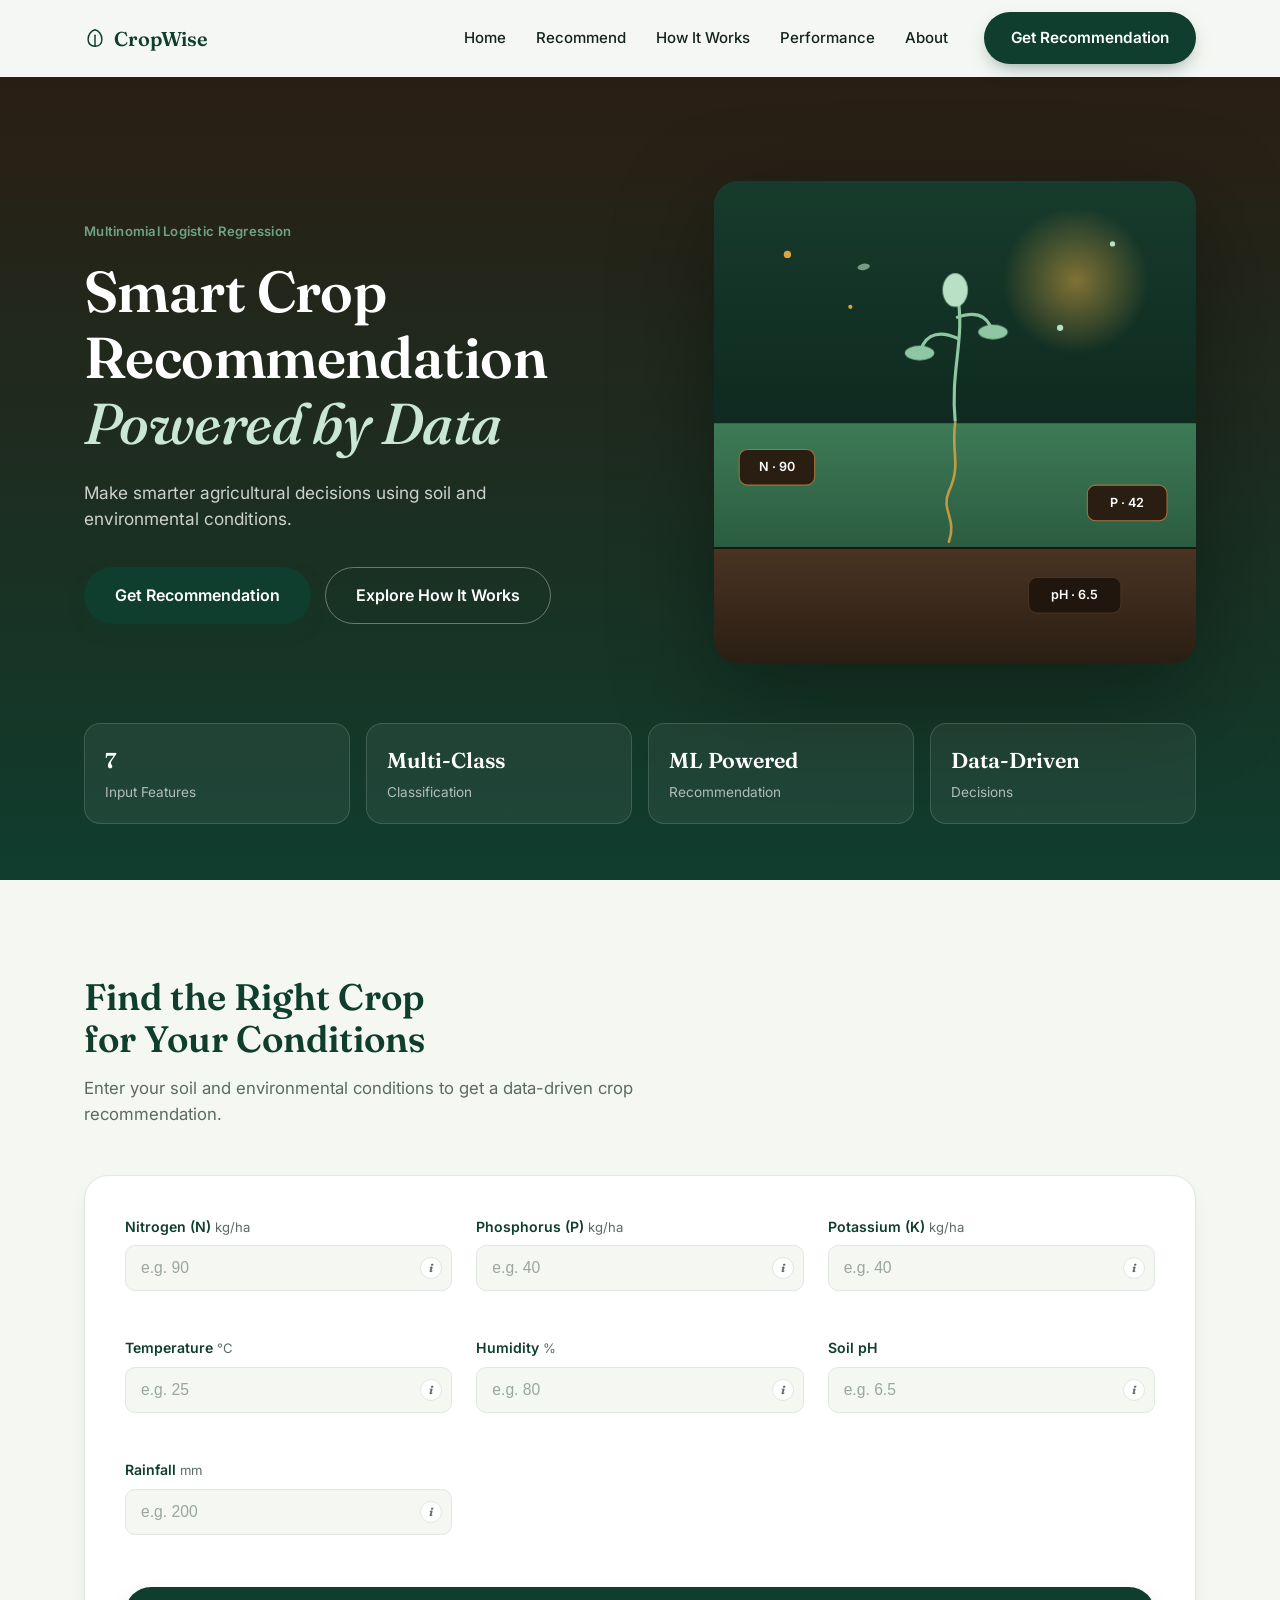
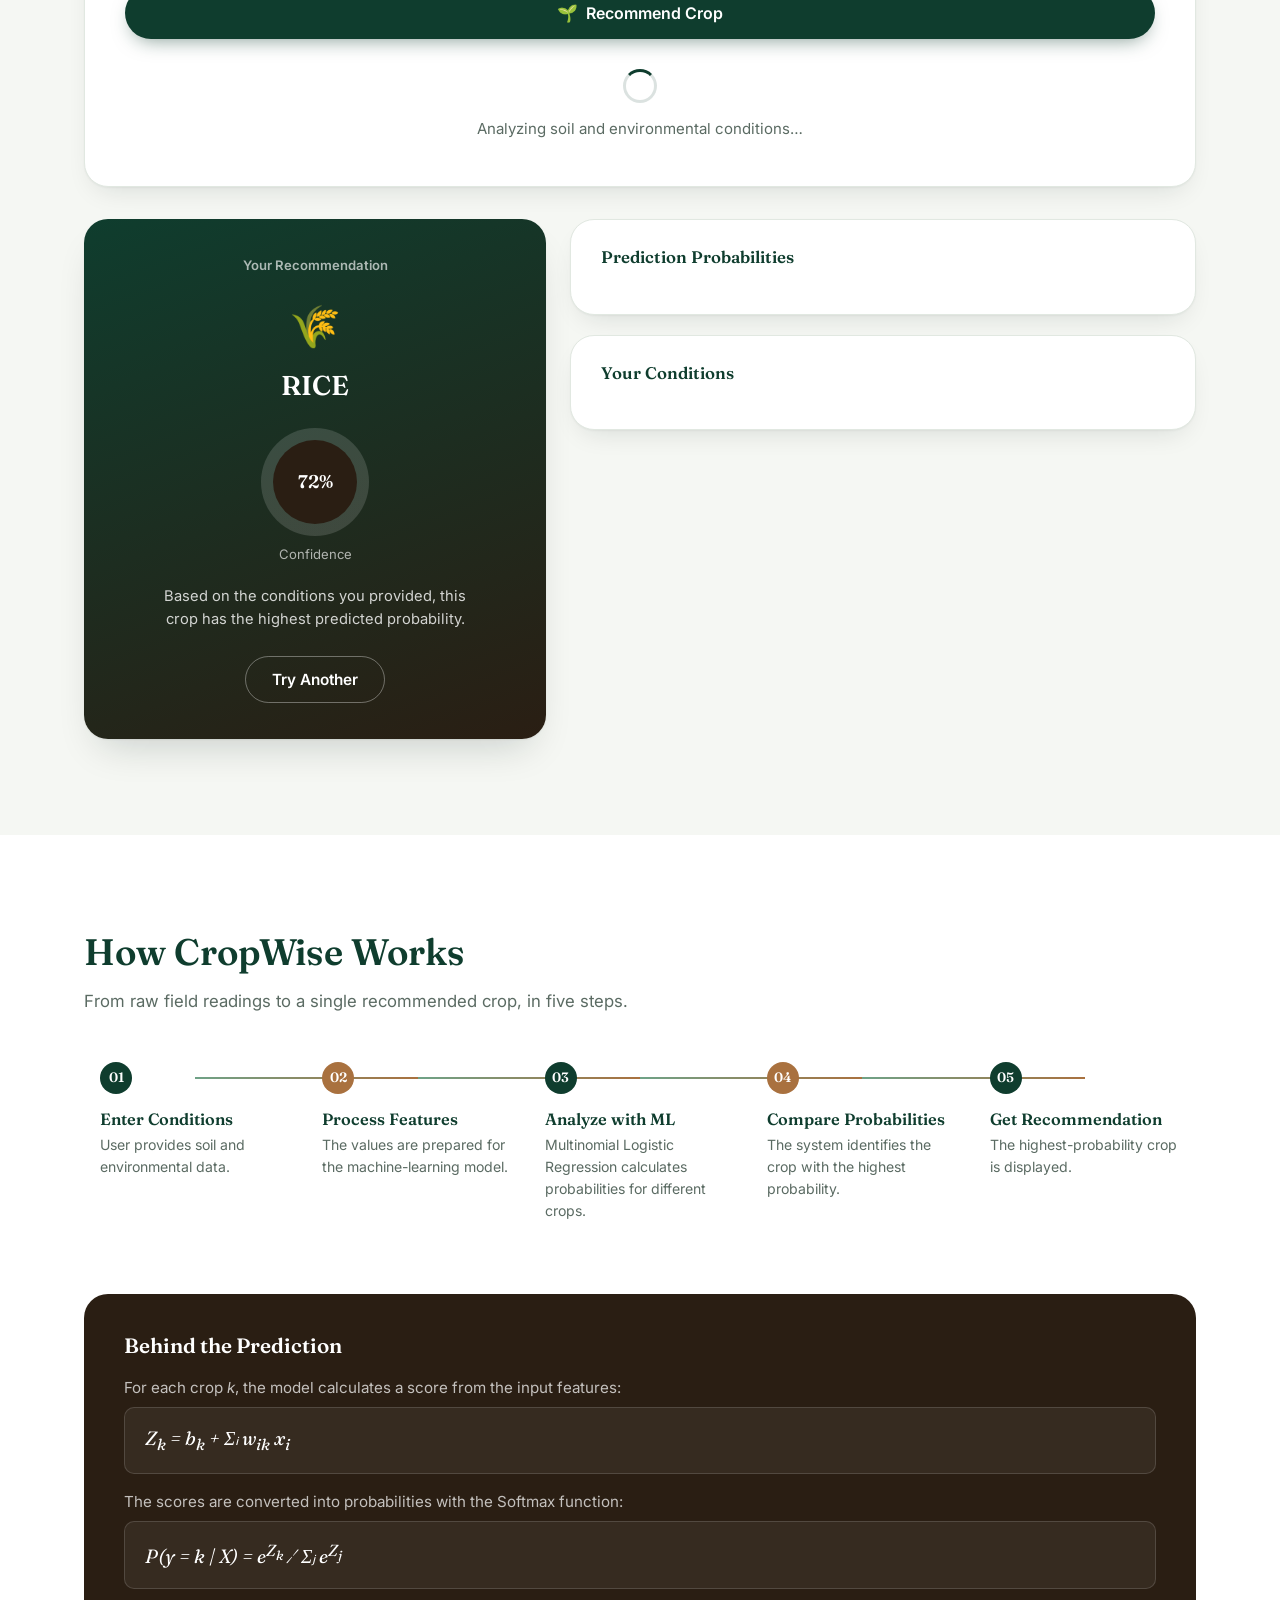
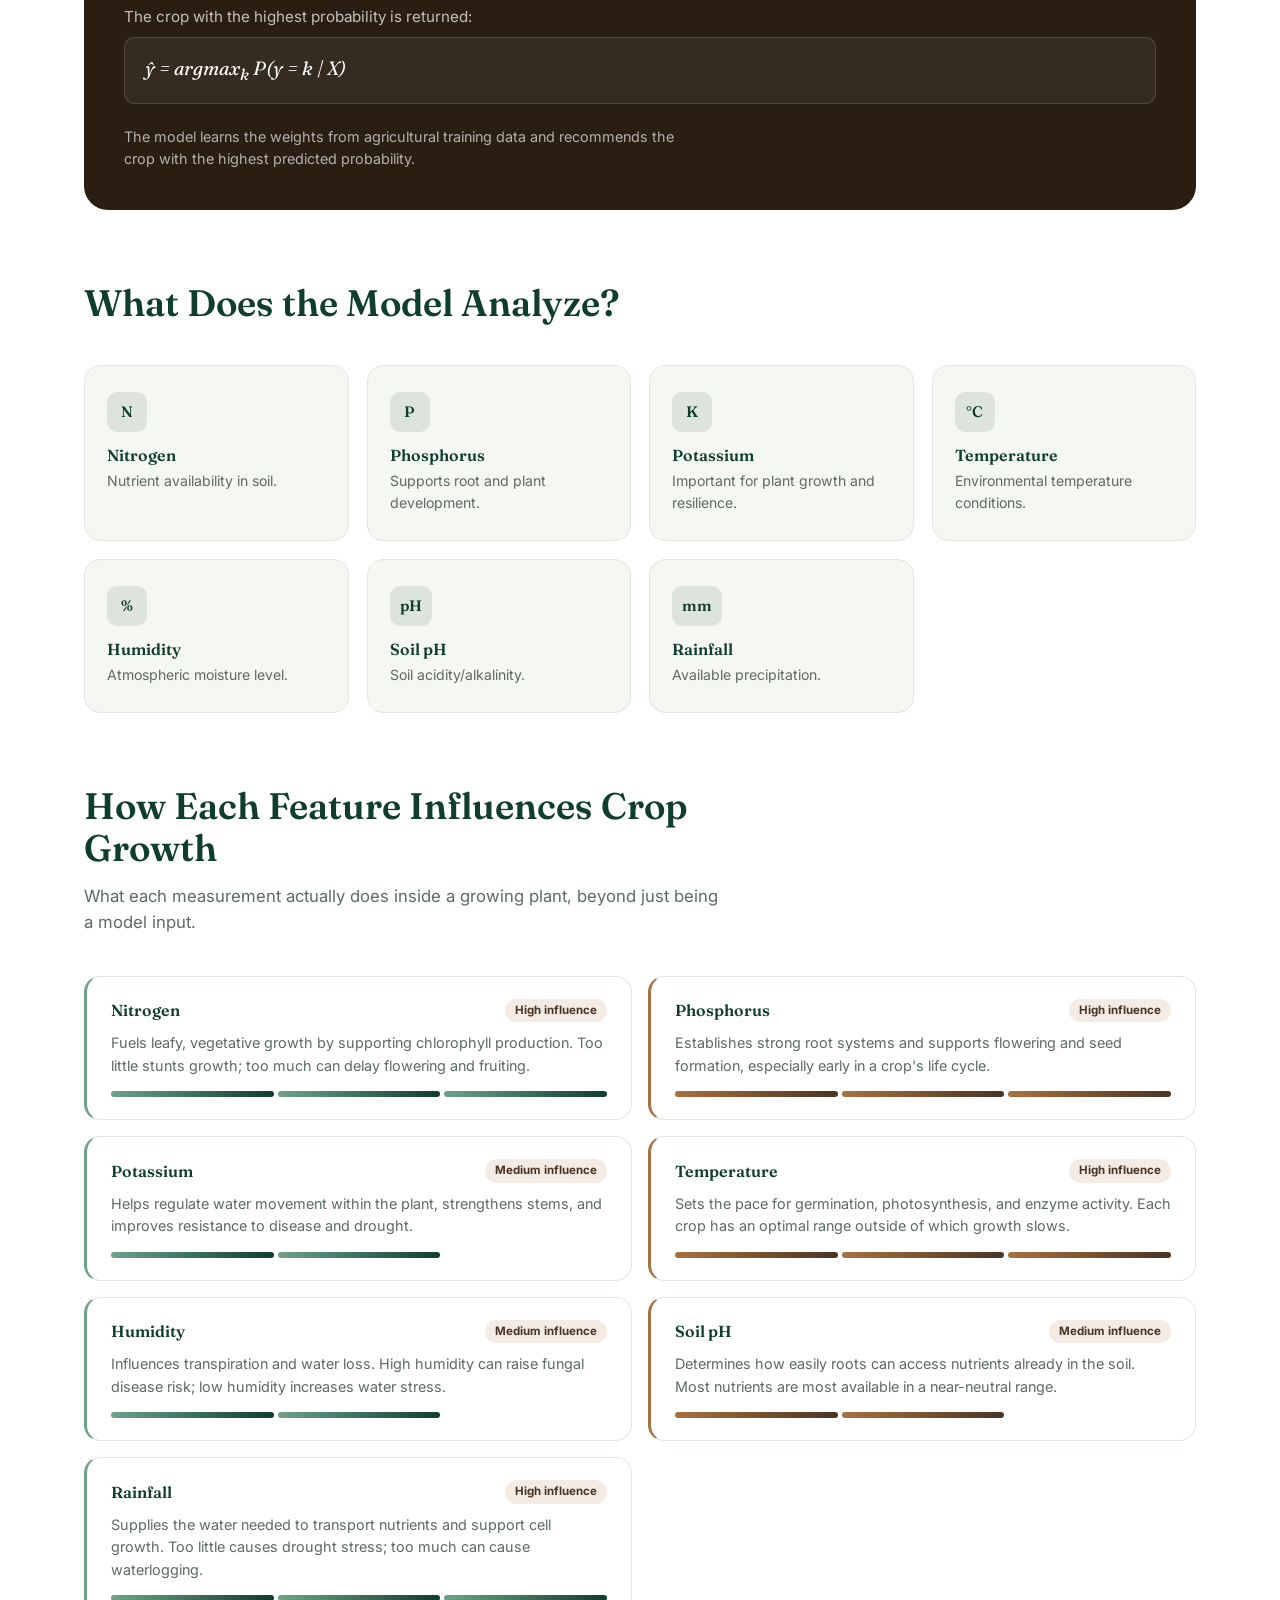
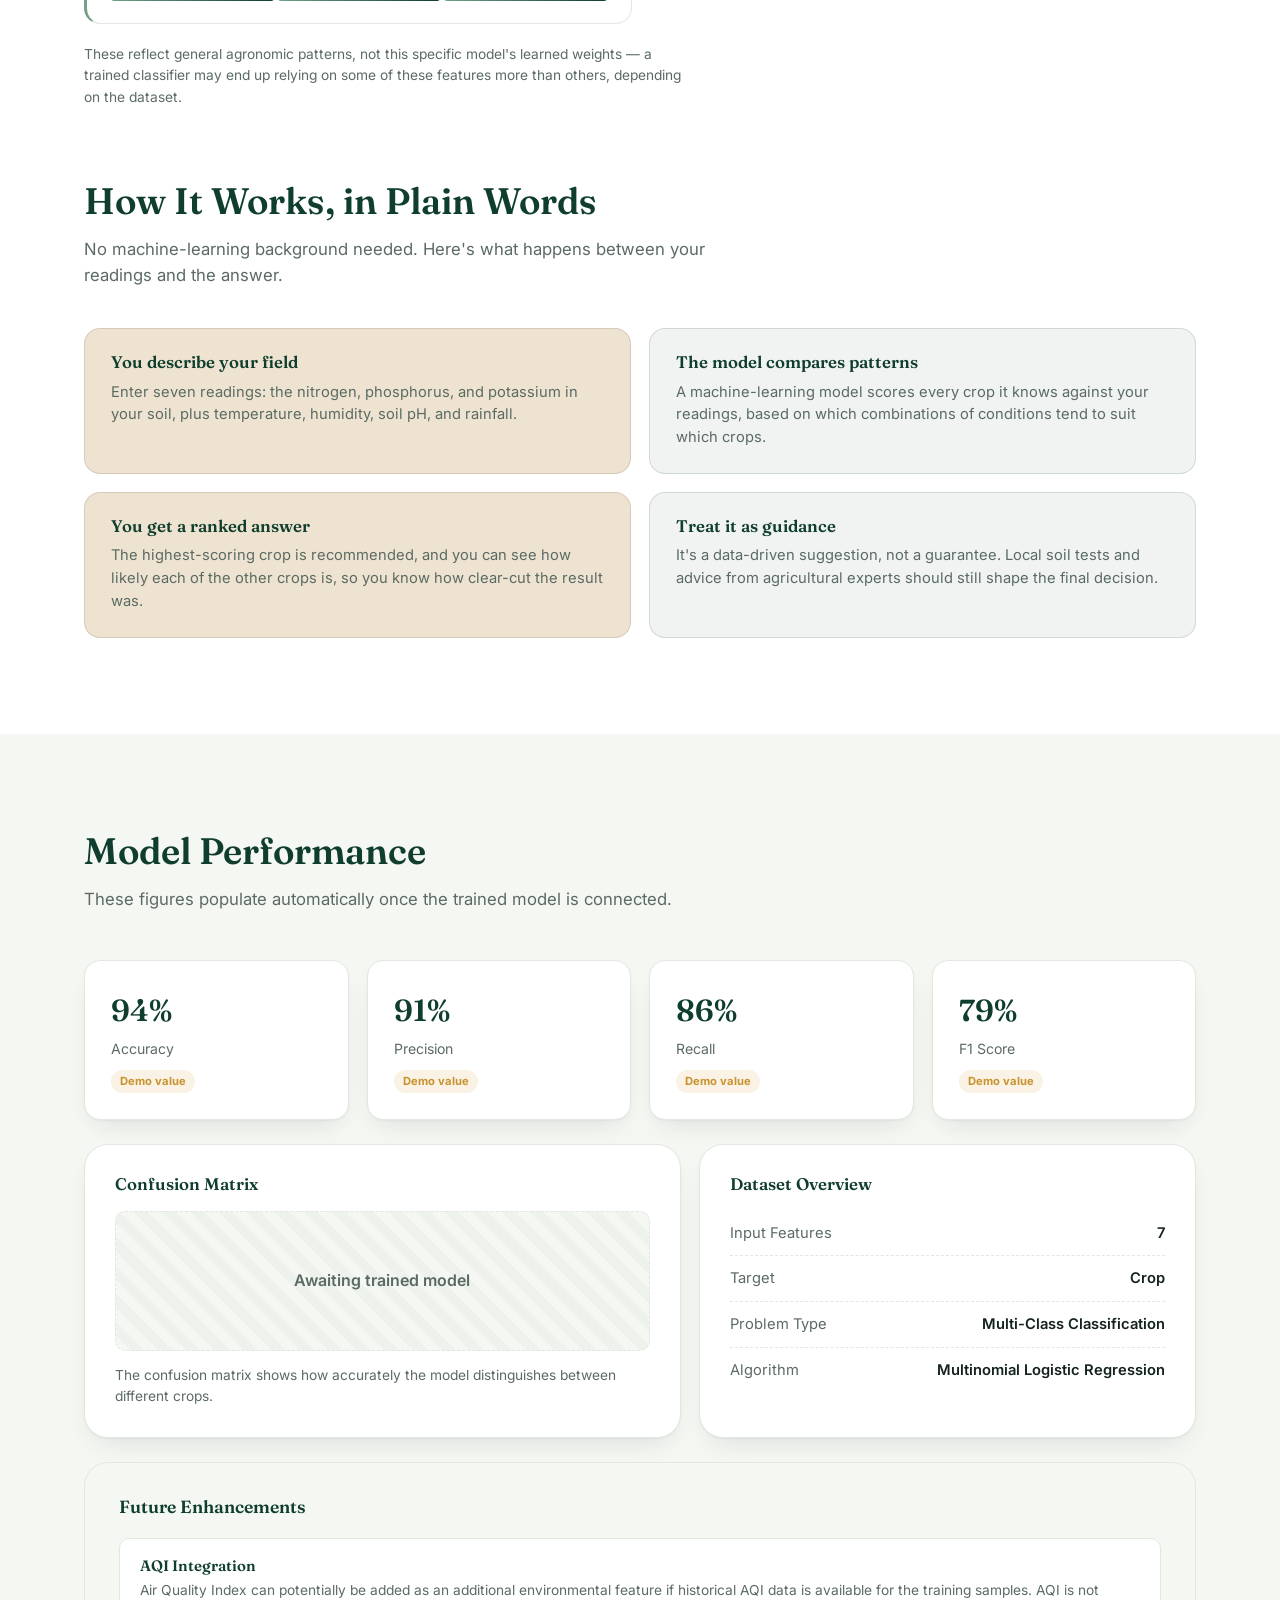
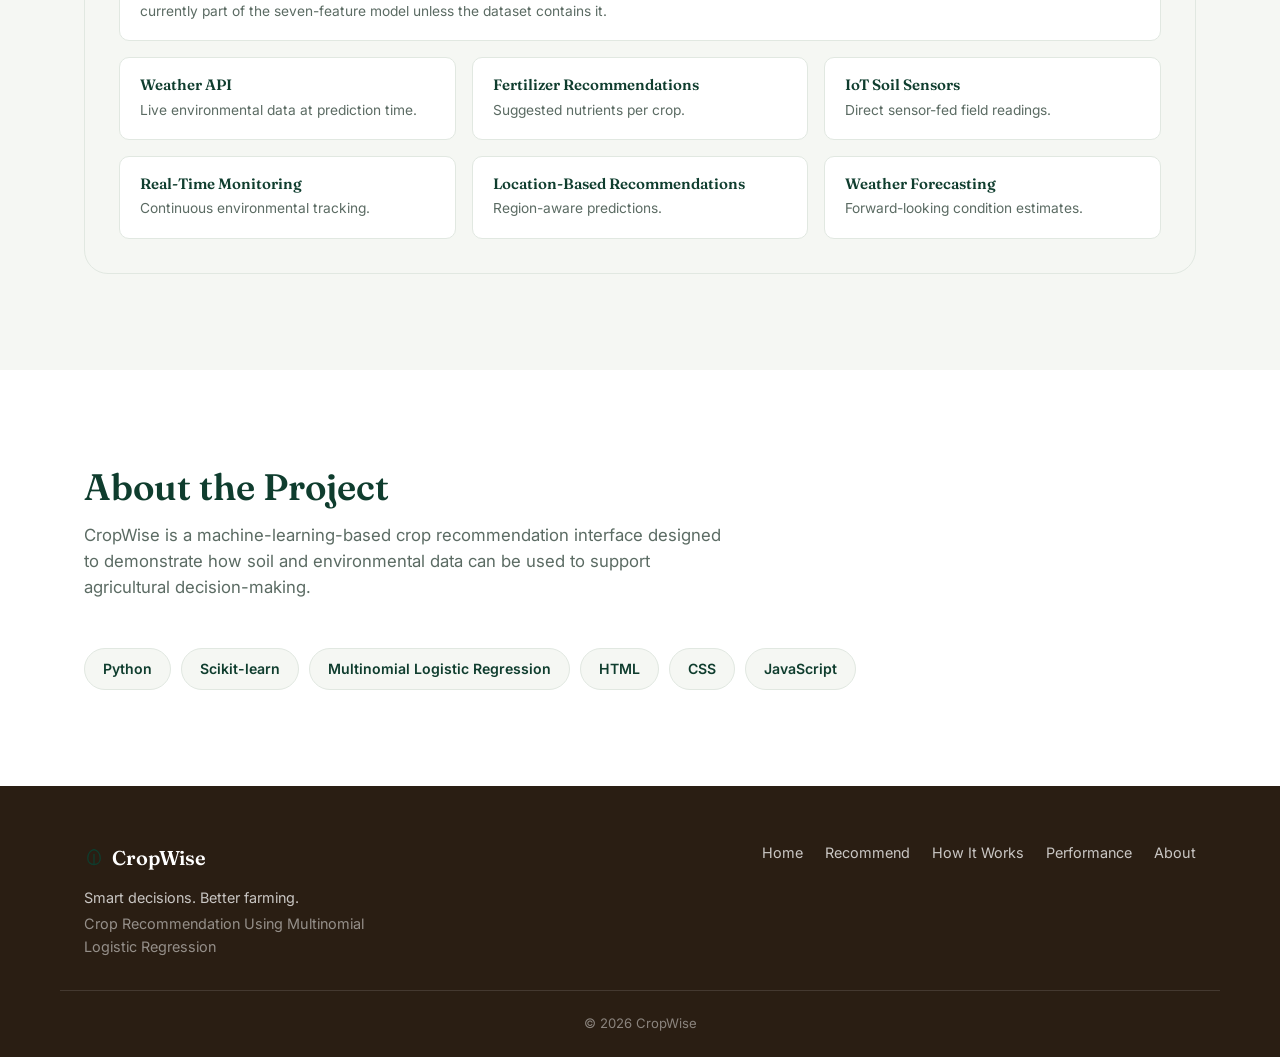
<file: project_frontend/index.html>
<!DOCTYPE html>
<html lang="en">
<head>
<meta charset="UTF-8" />
<meta name="viewport" content="width=device-width, initial-scale=1.0" />
<title>CropWise — Smart Crop Recommendation</title>
<meta name="description" content="A machine-learning-based crop recommendation interface using soil and environmental data." />

<!-- Fonts: Fraunces (display) for warmth + character, Inter (UI/body) for clarity -->
<link rel="preconnect" href="https://fonts.googleapis.com">
<link rel="preconnect" href="https://fonts.gstatic.com" crossorigin>
<link href="https://fonts.googleapis.com/css2?family=Fraunces:opsz,wght@9..144,400;9..144,500;9..144,600;9..144,700&family=Inter:wght@400;500;600;700;800&display=swap" rel="stylesheet">

<link rel="stylesheet" href="style.css" />
</head>
<body>

<!-- ================= NAVBAR ================= -->
<nav class="navbar" id="navbar">
  <div class="nav-inner">
    <a href="#home" class="brand">
      <span class="brand-mark" aria-hidden="true">
        <svg viewBox="0 0 24 24" width="22" height="22" fill="none">
          <path d="M12 21c-4.5 0-7.5-3-7.5-7.5C4.5 8 8 4 12 3c4 1 7.5 5 7.5 10.5C19.5 18 16.5 21 12 21Z" stroke="currentColor" stroke-width="1.6" stroke-linejoin="round"/>
          <path d="M12 21V9" stroke="currentColor" stroke-width="1.6" stroke-linecap="round"/>
        </svg>
      </span>
      CropWise
    </a>

    <button class="nav-toggle" id="navToggle" aria-label="Open navigation menu" aria-expanded="false" aria-controls="navLinks">
      <span></span><span></span><span></span>
    </button>

    <div class="nav-links" id="navLinks">
      <a href="#home" class="nav-link">Home</a>
      <a href="#recommend" class="nav-link">Recommend</a>
      <a href="#how-it-works" class="nav-link">How It Works</a>
      <a href="#performance" class="nav-link">Performance</a>
      <a href="#about" class="nav-link">About</a>
      <a href="#recommend" class="btn btn-primary btn-nav">Get Recommendation</a>
    </div>
  </div>
</nav>

<main>

<!-- ================= HERO ================= -->
<header class="hero" id="home">
  <div class="hero-inner">
    <div class="hero-copy">
      <p class="kicker">Multinomial Logistic Regression</p>
      <h1 class="hero-title">
        Smart Crop<br>
        Recommendation<br>
        <span class="hero-title-accent">Powered by Data</span>
      </h1>
      <p class="hero-sub">
        Make smarter agricultural decisions using
        soil and environmental conditions.
      </p>
      <div class="hero-actions">
        <a href="#recommend" class="btn btn-primary btn-lg">Get Recommendation</a>
        <a href="#how-it-works" class="btn btn-ghost btn-lg">Explore How It Works</a>
      </div>
    </div>

    <div class="hero-visual" aria-hidden="true">
      <svg class="soil-svg" viewBox="0 0 460 460" xmlns="http://www.w3.org/2000/svg">
        <defs>
          <linearGradient id="skyGrad" x1="0" y1="0" x2="0" y2="1">
            <stop offset="0%" stop-color="#173B2C"/>
            <stop offset="100%" stop-color="#0F2A20"/>
          </linearGradient>
          <linearGradient id="topsoilGrad" x1="0" y1="0" x2="0" y2="1">
            <stop offset="0%" stop-color="#3E7B57"/>
            <stop offset="100%" stop-color="#2B5C40"/>
          </linearGradient>
          <linearGradient id="subsoilGrad" x1="0" y1="0" x2="0" y2="1">
            <stop offset="0%" stop-color="#4A3423"/>
            <stop offset="100%" stop-color="#2A1E13"/>
          </linearGradient>
          <radialGradient id="glow" cx="50%" cy="50%" r="50%">
            <stop offset="0%" stop-color="#D9A441" stop-opacity="0.55"/>
            <stop offset="100%" stop-color="#D9A441" stop-opacity="0"/>
          </radialGradient>
        </defs>

        <rect x="0" y="0" width="460" height="230" fill="url(#skyGrad)"/>
        <circle class="glow-orb" cx="345" cy="95" r="70" fill="url(#glow)"/>

        <!-- ambient drifting leaves -->
        <ellipse class="drift-leaf lf1" cx="52" cy="140" rx="7" ry="3.5" fill="#8FC7A2" opacity="0.7" transform="rotate(-30 52 140)"/>
        <ellipse class="drift-leaf lf2" cx="410" cy="170" rx="6" ry="3" fill="#D9A441" opacity="0.55" transform="rotate(18 410 170)"/>
        <ellipse class="drift-leaf lf3" cx="150" cy="55" rx="6" ry="3" fill="#B7E0C4" opacity="0.6" transform="rotate(-10 150 55)"/>

        <!-- horizon line / plant -->
        <g class="sway-group">
          <path class="stem-draw" d="M230 230 C 225 180, 240 150, 232 108" stroke="#8FC7A2" stroke-width="3" fill="none" stroke-linecap="round"/>
          <path class="stem-draw" d="M232 150 C 210 140, 198 150, 196 168" stroke="#8FC7A2" stroke-width="3" fill="none" stroke-linecap="round"/>
          <path class="stem-draw" d="M232 130 C 254 122, 264 132, 266 148" stroke="#8FC7A2" stroke-width="3" fill="none" stroke-linecap="round"/>
          <ellipse class="leaf-pop lp1" cx="196" cy="164" rx="14" ry="7" fill="#8FC7A2" transform="rotate(-24 196 164)"/>
          <ellipse class="leaf-pop lp2" cx="266" cy="144" rx="14" ry="7" fill="#8FC7A2" transform="rotate(20 266 144)"/>
          <ellipse class="leaf-pop lp3" cx="230" cy="104" rx="12" ry="16" fill="#B7E0C4"/>
        </g>

        <!-- soil layers -->
        <rect x="0" y="230" width="460" height="120" fill="url(#topsoilGrad)"/>
        <rect x="0" y="350" width="460" height="110" fill="url(#subsoilGrad)"/>
        <line x1="0" y1="230" x2="460" y2="230" stroke="#0F2A20" stroke-width="2"/>
        <line x1="0" y1="350" x2="460" y2="350" stroke="#20160D" stroke-width="2"/>

        <!-- root -->
        <path d="M230 230 C 226 260, 236 270, 224 296 C 216 314, 232 322, 224 344" stroke="#D9A441" stroke-width="2.5" fill="none" stroke-linecap="round" opacity="0.85"/>

        <!-- floating data particles -->
        <circle class="float-dot d1" cx="70" cy="70" r="3.5" fill="#D9A441"/>
        <circle class="float-dot d2" cx="380" cy="60" r="2.5" fill="#B7E0C4"/>
        <circle class="float-dot d3" cx="130" cy="120" r="2" fill="#D9A441"/>
        <circle class="float-dot d4" cx="330" cy="140" r="3" fill="#B7E0C4"/>

        <!-- data chip callouts -->
        <g class="chip chip-n">
          <rect x="24" y="256" width="72" height="34" rx="8" fill="#2A1E13" stroke="#A9713F"/>
          <text x="60" y="277" text-anchor="middle" class="chip-text">N · 90</text>
        </g>
        <g class="chip chip-p">
          <rect x="356" y="290" width="76" height="34" rx="8" fill="#2A1E13" stroke="#A9713F"/>
          <text x="394" y="311" text-anchor="middle" class="chip-text">P · 42</text>
        </g>
        <g class="chip chip-ph">
          <rect x="300" y="378" width="88" height="34" rx="8" fill="#20160D" stroke="#4A3423"/>
          <text x="344" y="399" text-anchor="middle" class="chip-text">pH · 6.5</text>
        </g>
      </svg>
    </div>
  </div>

  <!-- HERO STATS -->
  <div class="hero-stats">
    <div class="stat-card">
      <span class="stat-num" id="heroFeatureCount">0</span>
      <span class="stat-label">Input Features</span>
    </div>
    <div class="stat-card">
      <span class="stat-num">Multi-Class</span>
      <span class="stat-label">Classification</span>
    </div>
    <div class="stat-card">
      <span class="stat-num">ML Powered</span>
      <span class="stat-label">Recommendation</span>
    </div>
    <div class="stat-card">
      <span class="stat-num">Data-Driven</span>
      <span class="stat-label">Decisions</span>
    </div>
  </div>
</header>

<!-- ================= CROP RECOMMENDATION ================= -->
<section class="section" id="recommend">
  <div class="section-inner">
    <div class="section-head">
      <h2>Find the Right Crop<br>for Your Conditions</h2>
      <p>Enter your soil and environmental conditions to get a data-driven crop recommendation.</p>
    </div>

    <div class="form-card">
      <form id="cropForm" novalidate>
        <div class="input-grid">

          <div class="field">
            <label for="nitrogen">Nitrogen (N) <span class="unit">kg/ha</span></label>
            <div class="field-control">
              <input type="number" id="nitrogen" name="nitrogen" placeholder="e.g. 90" step="any" aria-describedby="nitrogen-error" />
              <button type="button" class="info-btn" data-tip="Amount of nitrogen present in the soil. Supports leaf and stem growth.">i</button>
            </div>
            <p class="field-error" id="nitrogen-error" role="alert"></p>
          </div>

          <div class="field">
            <label for="phosphorus">Phosphorus (P) <span class="unit">kg/ha</span></label>
            <div class="field-control">
              <input type="number" id="phosphorus" name="phosphorus" placeholder="e.g. 40" step="any" aria-describedby="phosphorus-error" />
              <button type="button" class="info-btn" data-tip="Amount of phosphorus present in the soil. Supports root and flower development.">i</button>
            </div>
            <p class="field-error" id="phosphorus-error" role="alert"></p>
          </div>

          <div class="field">
            <label for="potassium">Potassium (K) <span class="unit">kg/ha</span></label>
            <div class="field-control">
              <input type="number" id="potassium" name="potassium" placeholder="e.g. 40" step="any" aria-describedby="potassium-error" />
              <button type="button" class="info-btn" data-tip="Amount of potassium present in the soil. Improves plant resilience.">i</button>
            </div>
            <p class="field-error" id="potassium-error" role="alert"></p>
          </div>

          <div class="field">
            <label for="temperature">Temperature <span class="unit">°C</span></label>
            <div class="field-control">
              <input type="number" id="temperature" name="temperature" placeholder="e.g. 25" step="any" aria-describedby="temperature-error" />
              <button type="button" class="info-btn" data-tip="Average environmental temperature for the growing period.">i</button>
            </div>
            <p class="field-error" id="temperature-error" role="alert"></p>
          </div>

          <div class="field">
            <label for="humidity">Humidity <span class="unit">%</span></label>
            <div class="field-control">
              <input type="number" id="humidity" name="humidity" placeholder="e.g. 80" step="any" aria-describedby="humidity-error" />
              <button type="button" class="info-btn" data-tip="Relative atmospheric moisture level.">i</button>
            </div>
            <p class="field-error" id="humidity-error" role="alert"></p>
          </div>

          <div class="field">
            <label for="ph">Soil pH</label>
            <div class="field-control">
              <input type="number" id="ph" name="ph" placeholder="e.g. 6.5" step="any" aria-describedby="ph-error" />
              <button type="button" class="info-btn" data-tip="Acidity or alkalinity of the soil, on a 0–14 scale.">i</button>
            </div>
            <p class="field-error" id="ph-error" role="alert"></p>
          </div>

          <div class="field">
            <label for="rainfall">Rainfall <span class="unit">mm</span></label>
            <div class="field-control">
              <input type="number" id="rainfall" name="rainfall" placeholder="e.g. 200" step="any" aria-describedby="rainfall-error" />
              <button type="button" class="info-btn" data-tip="Total precipitation available during the growing period.">i</button>
            </div>
            <p class="field-error" id="rainfall-error" role="alert"></p>
          </div>

        </div>

        <button type="submit" class="btn btn-primary btn-block btn-lg" id="recommendBtn">
          <span class="btn-leaf" aria-hidden="true">🌱</span> Recommend Crop
        </button>
      </form>

      <!-- Loading state -->
      <div class="loading-state" id="loadingState" hidden>
        <div class="spinner" aria-hidden="true"></div>
        <p>Analyzing soil and environmental conditions…</p>
      </div>
    </div>

    <!-- RESULT AREA -->
    <div class="result-area" id="resultArea" hidden>

      <div class="result-card" id="resultCard">
        <p class="result-kicker">Your Recommendation</p>
        <div class="result-crop">
          <span class="result-emoji" id="resultEmoji">🌾</span>
          <span class="result-name" id="resultName">RICE</span>
        </div>
        <div class="confidence-ring-wrap">
          <div class="confidence-ring" id="confidenceRing">
            <span class="confidence-num" id="confidenceNum">72%</span>
          </div>
          <span class="confidence-label">Confidence</span>
        </div>
        <p class="result-note" id="resultNote">
          Based on the conditions you provided, this crop has the highest predicted probability.
        </p>
        <button type="button" class="btn btn-ghost" id="tryAnotherBtn">Try Another</button>
      </div>

      <div class="side-cards">
        <div class="prob-card">
          <h3>Prediction Probabilities</h3>
          <div class="prob-bars" id="probBars"><!-- generated by JS --></div>
        </div>

        <div class="summary-card">
          <h3>Your Conditions</h3>
          <dl class="summary-list" id="summaryList"><!-- generated by JS --></dl>
        </div>
      </div>
    </div>

  </div>
</section>

<!-- ================= HOW IT WORKS ================= -->
<section class="section section-alt" id="how-it-works">
  <div class="section-inner">
    <div class="section-head">
      <h2>How CropWise Works</h2>
      <p>From raw field readings to a single recommended crop, in five steps.</p>
    </div>

    <div class="steps">
      <div class="step">
        <span class="step-num">01</span>
        <h3>Enter Conditions</h3>
        <p>User provides soil and environmental data.</p>
      </div>
      <div class="step">
        <span class="step-num">02</span>
        <h3>Process Features</h3>
        <p>The values are prepared for the machine-learning model.</p>
      </div>
      <div class="step">
        <span class="step-num">03</span>
        <h3>Analyze with ML</h3>
        <p>Multinomial Logistic Regression calculates probabilities for different crops.</p>
      </div>
      <div class="step">
        <span class="step-num">04</span>
        <h3>Compare Probabilities</h3>
        <p>The system identifies the crop with the highest probability.</p>
      </div>
      <div class="step">
        <span class="step-num">05</span>
        <h3>Get Recommendation</h3>
        <p>The highest-probability crop is displayed.</p>
      </div>
    </div>

    <!-- MATHEMATICAL EXPLANATION -->
    <div class="math-card">
      <h3>Behind the Prediction</h3>
      <p class="math-intro">For each crop <em>k</em>, the model calculates a score from the input features:</p>
      <div class="formula">Z<sub>k</sub> = b<sub>k</sub> + Σᵢ w<sub>ik</sub> x<sub>i</sub></div>
      <p class="math-intro">The scores are converted into probabilities with the Softmax function:</p>
      <div class="formula">P(y = k | X) = e<sup>Z<sub>k</sub></sup> ⁄ Σⱼ e<sup>Z<sub>j</sub></sup></div>
      <p class="math-intro">The crop with the highest probability is returned:</p>
      <div class="formula">ŷ = argmax<sub>k</sub> P(y = k | X)</div>
      <p class="math-footnote">
        The model learns the weights from agricultural training data and recommends
        the crop with the highest predicted probability.
      </p>
    </div>

    <!-- FEATURES -->
    <div class="section-head section-head-sm">
      <h2>What Does the Model Analyze?</h2>
    </div>
    <div class="feature-grid">
      <div class="feature-card">
        <span class="feature-icon" aria-hidden="true">N</span>
        <h4>Nitrogen</h4>
        <p>Nutrient availability in soil.</p>
      </div>
      <div class="feature-card">
        <span class="feature-icon" aria-hidden="true">P</span>
        <h4>Phosphorus</h4>
        <p>Supports root and plant development.</p>
      </div>
      <div class="feature-card">
        <span class="feature-icon" aria-hidden="true">K</span>
        <h4>Potassium</h4>
        <p>Important for plant growth and resilience.</p>
      </div>
      <div class="feature-card">
        <span class="feature-icon" aria-hidden="true">°C</span>
        <h4>Temperature</h4>
        <p>Environmental temperature conditions.</p>
      </div>
      <div class="feature-card">
        <span class="feature-icon" aria-hidden="true">%</span>
        <h4>Humidity</h4>
        <p>Atmospheric moisture level.</p>
      </div>
      <div class="feature-card">
        <span class="feature-icon" aria-hidden="true">pH</span>
        <h4>Soil pH</h4>
        <p>Soil acidity/alkalinity.</p>
      </div>
      <div class="feature-card">
        <span class="feature-icon" aria-hidden="true">mm</span>
        <h4>Rainfall</h4>
        <p>Available precipitation.</p>
      </div>
    </div>

    <!-- FEATURE INFLUENCE ON CROP GROWTH -->
    <div class="section-head section-head-sm" id="feature-influence">
      <h2>How Each Feature Influences Crop Growth</h2>
      <p>What each measurement actually does inside a growing plant, beyond just being a model input.</p>
    </div>
    <div class="influence-grid">
      <div class="influence-card">
        <div class="influence-head">
          <h4>Nitrogen</h4>
          <span class="influence-level">High influence</span>
        </div>
        <p>Fuels leafy, vegetative growth by supporting chlorophyll production. Too little stunts growth; too much can delay flowering and fruiting.</p>
        <div class="influence-meter"><span class="filled"></span><span class="filled"></span><span class="filled"></span></div>
      </div>
      <div class="influence-card">
        <div class="influence-head">
          <h4>Phosphorus</h4>
          <span class="influence-level">High influence</span>
        </div>
        <p>Establishes strong root systems and supports flowering and seed formation, especially early in a crop's life cycle.</p>
        <div class="influence-meter"><span class="filled"></span><span class="filled"></span><span class="filled"></span></div>
      </div>
      <div class="influence-card">
        <div class="influence-head">
          <h4>Potassium</h4>
          <span class="influence-level">Medium influence</span>
        </div>
        <p>Helps regulate water movement within the plant, strengthens stems, and improves resistance to disease and drought.</p>
        <div class="influence-meter"><span class="filled"></span><span class="filled"></span><span></span></div>
      </div>
      <div class="influence-card">
        <div class="influence-head">
          <h4>Temperature</h4>
          <span class="influence-level">High influence</span>
        </div>
        <p>Sets the pace for germination, photosynthesis, and enzyme activity. Each crop has an optimal range outside of which growth slows.</p>
        <div class="influence-meter"><span class="filled"></span><span class="filled"></span><span class="filled"></span></div>
      </div>
      <div class="influence-card">
        <div class="influence-head">
          <h4>Humidity</h4>
          <span class="influence-level">Medium influence</span>
        </div>
        <p>Influences transpiration and water loss. High humidity can raise fungal disease risk; low humidity increases water stress.</p>
        <div class="influence-meter"><span class="filled"></span><span class="filled"></span><span></span></div>
      </div>
      <div class="influence-card">
        <div class="influence-head">
          <h4>Soil pH</h4>
          <span class="influence-level">Medium influence</span>
        </div>
        <p>Determines how easily roots can access nutrients already in the soil. Most nutrients are most available in a near-neutral range.</p>
        <div class="influence-meter"><span class="filled"></span><span class="filled"></span><span></span></div>
      </div>
      <div class="influence-card">
        <div class="influence-head">
          <h4>Rainfall</h4>
          <span class="influence-level">High influence</span>
        </div>
        <p>Supplies the water needed to transport nutrients and support cell growth. Too little causes drought stress; too much can cause waterlogging.</p>
        <div class="influence-meter"><span class="filled"></span><span class="filled"></span><span class="filled"></span></div>
      </div>
    </div>
    <p class="influence-footnote">
      These reflect general agronomic patterns, not this specific model's learned weights — a trained
      classifier may end up relying on some of these features more than others, depending on the dataset.
    </p>

    <!-- HOW IT WORKS, IN PLAIN WORDS -->
    <div class="section-head section-head-sm" id="how-it-works-plain">
      <h2>How It Works, in Plain Words</h2>
      <p>No machine-learning background needed. Here's what happens between your readings and the answer.</p>
    </div>
    <div class="plain-grid">
      <div class="plain-card">
        <h4>You describe your field</h4>
        <p>Enter seven readings: the nitrogen, phosphorus, and potassium in your soil, plus temperature, humidity, soil pH, and rainfall.</p>
      </div>
      <div class="plain-card">
        <h4>The model compares patterns</h4>
        <p>A machine-learning model scores every crop it knows against your readings, based on which combinations of conditions tend to suit which crops.</p>
      </div>
      <div class="plain-card">
        <h4>You get a ranked answer</h4>
        <p>The highest-scoring crop is recommended, and you can see how likely each of the other crops is, so you know how clear-cut the result was.</p>
      </div>
      <div class="plain-card">
        <h4>Treat it as guidance</h4>
        <p>It's a data-driven suggestion, not a guarantee. Local soil tests and advice from agricultural experts should still shape the final decision.</p>
      </div>
    </div>
  </div>
</section>

<!-- ================= MODEL PERFORMANCE ================= -->
<section class="section" id="performance">
  <div class="section-inner">
    <div class="section-head">
      <h2>Model Performance</h2>
      <p>These figures populate automatically once the trained model is connected.</p>
    </div>

    <div class="metrics-grid" id="metricsGrid"><!-- generated by JS --></div>

    <div class="performance-lower">
      <div class="confusion-card">
        <h3>Confusion Matrix</h3>
        <div class="confusion-placeholder">
          <p>Awaiting trained model</p>
        </div>
        <p class="confusion-note">
          The confusion matrix shows how accurately the model distinguishes between different crops.
        </p>
      </div>

      <div class="dataset-card">
        <h3>Dataset Overview</h3>
        <dl class="dataset-list">
          <div><dt>Input Features</dt><dd>7</dd></div>
          <div><dt>Target</dt><dd>Crop</dd></div>
          <div><dt>Problem Type</dt><dd>Multi-Class Classification</dd></div>
          <div><dt>Algorithm</dt><dd>Multinomial Logistic Regression</dd></div>
        </dl>
      </div>
    </div>

    <!-- FUTURE ENHANCEMENTS -->
    <div class="future-card">
      <h3>Future Enhancements</h3>
      <div class="future-grid">
        <div class="future-item future-item-wide">
          <h4>AQI Integration</h4>
          <p>
            Air Quality Index can potentially be added as an additional environmental feature
            if historical AQI data is available for the training samples. AQI is not currently
            part of the seven-feature model unless the dataset contains it.
          </p>
        </div>
        <div class="future-item"><h4>Weather API</h4><p>Live environmental data at prediction time.</p></div>
        <div class="future-item"><h4>Fertilizer Recommendations</h4><p>Suggested nutrients per crop.</p></div>
        <div class="future-item"><h4>IoT Soil Sensors</h4><p>Direct sensor-fed field readings.</p></div>
        <div class="future-item"><h4>Real-Time Monitoring</h4><p>Continuous environmental tracking.</p></div>
        <div class="future-item"><h4>Location-Based Recommendations</h4><p>Region-aware predictions.</p></div>
        <div class="future-item"><h4>Weather Forecasting</h4><p>Forward-looking condition estimates.</p></div>
      </div>
    </div>
  </div>
</section>

<!-- ================= ABOUT ================= -->
<section class="section section-alt" id="about">
  <div class="section-inner about-inner">
    <div class="section-head">
      <h2>About the Project</h2>
      <p>
        CropWise is a machine-learning-based crop recommendation interface designed to demonstrate
        how soil and environmental data can be used to support agricultural decision-making.
      </p>
    </div>

    <div class="tech-list">
      <span class="tech-chip">Python</span>
      <span class="tech-chip">Scikit-learn</span>
      <span class="tech-chip">Multinomial Logistic Regression</span>
      <span class="tech-chip">HTML</span>
      <span class="tech-chip">CSS</span>
      <span class="tech-chip">JavaScript</span>
    </div>
  </div>
</section>

</main>

<!-- ================= FOOTER ================= -->
<footer class="footer">
  <div class="footer-inner">
    <div class="footer-brand">
      <a href="#home" class="brand brand-footer">
        <span class="brand-mark" aria-hidden="true">
          <svg viewBox="0 0 24 24" width="20" height="20" fill="none">
            <path d="M12 21c-4.5 0-7.5-3-7.5-7.5C4.5 8 8 4 12 3c4 1 7.5 5 7.5 10.5C19.5 18 16.5 21 12 21Z" stroke="currentColor" stroke-width="1.6" stroke-linejoin="round"/>
            <path d="M12 21V9" stroke="currentColor" stroke-width="1.6" stroke-linecap="round"/>
          </svg>
        </span>
        CropWise
      </a>
      <p>Smart decisions. Better farming.</p>
      <p class="footer-subtitle">Crop Recommendation Using Multinomial Logistic Regression</p>
    </div>

    <nav class="footer-links" aria-label="Footer">
      <a href="#home">Home</a>
      <a href="#recommend">Recommend</a>
      <a href="#how-it-works">How It Works</a>
      <a href="#performance">Performance</a>
      <a href="#about">About</a>
    </nav>
  </div>
  <p class="footer-copy">© 2026 CropWise</p>
</footer>

<div class="tooltip-bubble" id="tooltipBubble" role="tooltip" hidden></div>

<script src="script.js"></script>
</body>
</html>
</file>
<file: project_frontend/style.css>
/* ==========================================================================
   CropWise — Design Tokens
   ========================================================================== */
:root {
  /* Color */
  --forest: #0F3D2E;
  --forest-light: #1F6B45;
  --navy: #2A1E13; /* deep soil brown-black — replaces the earlier navy for dark surfaces */
  --sage: #6FA287;
  --canvas: #F5F7F3;
  --white: #FFFFFF;
  --gold: #C9922E;
  --ink: #14231C;
  --muted: #5B6B63;
  --line: #E1E8E1;

  --clay: #A9713F;   /* warm soil clay — secondary earth accent alongside gold */
  --bark: #4A3423;   /* mid brown for borders, badges, small details */
  --sand: #EEE3D0;   /* light warm tan for section backgrounds */

  --forest-rgb: 15, 61, 46;
  --gold-rgb: 201, 146, 46;
  --clay-rgb: 169, 113, 63;

  /* Type */
  --font-display: "Fraunces", Georgia, serif;
  --font-body: "Inter", -apple-system, BlinkMacSystemFont, "Segoe UI", sans-serif;

  /* Layout */
  --max-width: 1160px;
  --radius-sm: 10px;
  --radius-md: 16px;
  --radius-lg: 24px;
  --nav-height: 76px;

  --shadow-card: 0 1px 2px rgba(11, 31, 26, 0.04), 0 12px 28px -12px rgba(11, 31, 26, 0.14);
  --shadow-card-hover: 0 1px 2px rgba(11, 31, 26, 0.06), 0 20px 40px -16px rgba(11, 31, 26, 0.2);

  --ease: cubic-bezier(0.22, 1, 0.36, 1);
}

@media (prefers-reduced-motion: reduce) {
  *, *::before, *::after {
    animation-duration: 0.01ms !important;
    animation-iteration-count: 1 !important;
    transition-duration: 0.01ms !important;
    scroll-behavior: auto !important;
  }
}

/* ==========================================================================
   Reset
   ========================================================================== */
* { box-sizing: border-box; }
html { scroll-behavior: smooth; }
body {
  margin: 0;
  font-family: var(--font-body);
  color: var(--ink);
  background: var(--canvas);
  -webkit-font-smoothing: antialiased;
  line-height: 1.55;
}
img, svg { display: block; max-width: 100%; }
a { color: inherit; text-decoration: none; }
button { font-family: inherit; cursor: pointer; }
ul, dl, dd { margin: 0; padding: 0; }
h1, h2, h3, h4 { font-family: var(--font-display); color: var(--forest); margin: 0; line-height: 1.15; font-weight: 600; }
p { margin: 0; }

:focus-visible {
  outline: 2.5px solid var(--gold);
  outline-offset: 3px;
  border-radius: 4px;
}

.section-inner, .nav-inner, .hero-inner, .footer-inner {
  max-width: var(--max-width);
  margin: 0 auto;
  padding-left: 24px;
  padding-right: 24px;
}

/* ==========================================================================
   Buttons
   ========================================================================== */
.btn {
  display: inline-flex;
  align-items: center;
  justify-content: center;
  gap: 8px;
  padding: 13px 26px;
  border-radius: 999px;
  font-weight: 600;
  font-size: 0.96rem;
  border: 1.5px solid transparent;
  transition: transform 0.25s var(--ease), box-shadow 0.25s var(--ease), background 0.25s var(--ease), border-color 0.25s var(--ease);
  white-space: nowrap;
}
.btn-primary {
  background: var(--forest);
  color: var(--white);
  box-shadow: 0 8px 20px -8px rgba(var(--forest-rgb), 0.55);
}
.btn-primary:hover { background: var(--forest-light); transform: translateY(-2px); box-shadow: 0 12px 24px -8px rgba(var(--forest-rgb), 0.5); }
.btn-ghost {
  background: transparent;
  color: var(--forest);
  border-color: rgba(var(--forest-rgb), 0.28);
}
.btn-ghost:hover { border-color: var(--forest); background: rgba(var(--forest-rgb), 0.05); }
.btn-lg { padding: 15px 30px; font-size: 1rem; }
.btn-block { width: 100%; margin-top: 28px; }
.btn:disabled { opacity: 0.6; cursor: not-allowed; transform: none !important; }

/* ==========================================================================
   Navbar
   ========================================================================== */
.navbar {
  position: sticky;
  top: 0;
  z-index: 100;
  background: rgba(245, 247, 243, 0.82);
  backdrop-filter: blur(10px);
  -webkit-backdrop-filter: blur(10px);
  border-bottom: 1px solid transparent;
  transition: box-shadow 0.3s var(--ease), border-color 0.3s var(--ease);
}
.navbar.scrolled {
  border-bottom-color: var(--line);
  box-shadow: 0 6px 24px -18px rgba(11, 31, 26, 0.4);
}
.nav-inner {
  height: var(--nav-height);
  display: flex;
  align-items: center;
  justify-content: space-between;
  transition: height 0.3s var(--ease);
}
.navbar.scrolled .nav-inner { height: 62px; }

.brand {
  display: inline-flex;
  align-items: center;
  gap: 8px;
  font-family: var(--font-display);
  font-weight: 600;
  font-size: 1.25rem;
  color: var(--forest);
}
.brand-mark { display: inline-flex; color: var(--forest); }

.nav-links { display: flex; align-items: center; gap: 30px; }
.nav-link {
  font-size: 0.94rem;
  font-weight: 500;
  color: var(--ink);
  position: relative;
  padding: 4px 0;
}
.nav-link::after {
  content: "";
  position: absolute;
  left: 0; right: 0; bottom: -3px;
  height: 2px;
  background: var(--gold);
  transform: scaleX(0);
  transform-origin: left;
  transition: transform 0.25s var(--ease);
}
.nav-link:hover::after { transform: scaleX(1); }
.btn-nav { margin-left: 6px; }

.nav-toggle {
  display: none;
  flex-direction: column;
  justify-content: center;
  gap: 5px;
  width: 40px;
  height: 40px;
  background: none;
  border: none;
  padding: 0;
}
.nav-toggle span {
  display: block;
  width: 22px;
  height: 2px;
  background: var(--forest);
  transition: transform 0.25s var(--ease), opacity 0.25s var(--ease);
}
.nav-toggle.open span:nth-child(1) { transform: translateY(7px) rotate(45deg); }
.nav-toggle.open span:nth-child(2) { opacity: 0; }
.nav-toggle.open span:nth-child(3) { transform: translateY(-7px) rotate(-45deg); }

/* ==========================================================================
   Hero
   ========================================================================== */
.hero {
  background: linear-gradient(180deg, var(--navy) 0%, var(--forest) 100%);
  color: var(--white);
  padding-top: 64px;
  overflow: hidden;
}
.hero-inner {
  display: grid;
  grid-template-columns: 1.1fr 0.9fr;
  align-items: center;
  gap: 40px;
  padding-top: 40px;
  padding-bottom: 60px;
}
.kicker {
  font-size: 0.82rem;
  font-weight: 600;
  color: var(--sage);
  letter-spacing: 0.02em;
  margin-bottom: 18px;
}
.hero-title {
  font-size: clamp(2.4rem, 4.6vw, 3.6rem);
  color: var(--white);
  letter-spacing: -0.01em;
}
.hero-title-accent { color: #C9E7D3; font-style: italic; font-weight: 500; }
.hero-sub {
  margin-top: 22px;
  max-width: 46ch;
  color: rgba(255,255,255,0.78);
  font-size: 1.08rem;
}
.hero-actions { display: flex; gap: 14px; margin-top: 34px; flex-wrap: wrap; }

/* Hero entrance — one orchestrated cascade on load, not scattered per-element effects */
@keyframes heroRise { from { opacity: 0; transform: translateY(16px); } to { opacity: 1; transform: translateY(0); } }
.hero-copy > * { animation: heroRise 0.8s var(--ease) both; }
.hero-copy > .kicker { animation-delay: 0.05s; }
.hero-copy > .hero-title { animation-delay: 0.18s; }
.hero-copy > .hero-sub { animation-delay: 0.34s; }
.hero-copy > .hero-actions { animation-delay: 0.48s; }
@keyframes heroVisualIn { from { opacity: 0; transform: translateY(10px) scale(0.97); } to { opacity: 1; transform: translateY(0) scale(1); } }
.hero-visual { animation: heroVisualIn 0.9s var(--ease) 0.3s both; }
.hero .btn-ghost { color: var(--white); border-color: rgba(255,255,255,0.35); }
.hero .btn-ghost:hover { border-color: var(--white); background: rgba(255,255,255,0.08); }

.hero-visual { position: relative; }
.soil-svg { width: 100%; height: auto; filter: drop-shadow(0 30px 50px rgba(0,0,0,0.35)); border-radius: var(--radius-lg); overflow: hidden; }
.chip-text { font-family: var(--font-body); font-size: 12px; font-weight: 600; fill: var(--white); }
.glow-orb { animation: pulseGlow 5s ease-in-out infinite; transform-origin: center; }
.float-dot { animation: floatDot 6s ease-in-out infinite; }
.d2 { animation-delay: 1.2s; }
.d3 { animation-delay: 2.4s; }
.d4 { animation-delay: 0.6s; }
.sway-group { animation: sway 6s ease-in-out infinite 1.9s; transform-origin: 230px 230px; }

/* Plant grows into frame once, then settles into a gentle continuous sway */
.stem-draw {
  stroke-dasharray: 260;
  stroke-dashoffset: 260;
  animation: drawStem 1.5s var(--ease) 0.35s forwards;
}
.leaf-pop {
  opacity: 0;
  transform: scale(0.3);
  transform-box: fill-box;
  transform-origin: center;
  animation: leafPop 0.5s var(--ease) forwards;
}
.leaf-pop.lp1 { animation-delay: 1.1s; }
.leaf-pop.lp2 { animation-delay: 1.3s; }
.leaf-pop.lp3 { animation-delay: 1.5s; }

/* Ambient drifting leaves in the hero backdrop */
.drift-leaf { animation: driftLeaf 9s ease-in-out infinite; transform-box: fill-box; transform-origin: center; }
.drift-leaf.lf2 { animation-duration: 11s; animation-delay: 1.5s; }
.drift-leaf.lf3 { animation-duration: 7.5s; animation-delay: 0.8s; }

@keyframes pulseGlow { 0%, 100% { opacity: 0.7; } 50% { opacity: 1; } }
@keyframes floatDot { 0%, 100% { transform: translateY(0); } 50% { transform: translateY(-10px); } }
@keyframes sway { 0%, 100% { transform: rotate(-1.2deg); } 50% { transform: rotate(1.2deg); } }
@keyframes drawStem { to { stroke-dashoffset: 0; } }
@keyframes leafPop { to { opacity: 1; transform: scale(1); } }
@keyframes driftLeaf {
  0%, 100% { transform: translate(0, 0) rotate(0deg); }
  50% { transform: translate(-10px, -16px) rotate(12deg); }
}

.hero-stats {
  max-width: var(--max-width);
  margin: 0 auto;
  padding: 0 24px 56px;
  display: grid;
  grid-template-columns: repeat(4, 1fr);
  gap: 16px;
}
.stat-card {
  background: rgba(255,255,255,0.06);
  border: 1px solid rgba(255,255,255,0.14);
  border-radius: var(--radius-md);
  padding: 20px;
  display: flex;
  flex-direction: column;
  gap: 4px;
  animation: heroRise 0.7s var(--ease) both;
  transition: transform 0.25s var(--ease), background 0.25s var(--ease);
}
.stat-card:hover { transform: translateY(-3px); background: rgba(255,255,255,0.1); }
.stat-card:nth-child(1) { animation-delay: 0.55s; }
.stat-card:nth-child(2) { animation-delay: 0.65s; }
.stat-card:nth-child(3) { animation-delay: 0.75s; }
.stat-card:nth-child(4) { animation-delay: 0.85s; }
.stat-num { font-family: var(--font-display); font-size: 1.35rem; color: var(--white); font-weight: 600; }
.stat-label { font-size: 0.85rem; color: rgba(255,255,255,0.65); }

/* ==========================================================================
   Sections (generic)
   ========================================================================== */
.section { padding: 96px 0; }
.section-alt { background: var(--white); }
.section-head { max-width: 640px; margin-bottom: 48px; }
.section-head-sm { margin-top: 72px; margin-bottom: 40px; }
.section-head h2 { font-size: clamp(1.7rem, 3vw, 2.3rem); margin-bottom: 14px; }
.section-head p { color: var(--muted); font-size: 1.05rem; }

.reveal {
  opacity: 0;
  transform: translateY(18px);
  transition: opacity 0.7s var(--ease), transform 0.7s var(--ease);
}
.reveal.is-visible { opacity: 1; transform: translateY(0); }

/* ==========================================================================
   Recommendation Form
   ========================================================================== */
.form-card {
  background: var(--white);
  border: 1px solid var(--line);
  border-radius: var(--radius-lg);
  box-shadow: var(--shadow-card);
  padding: 40px;
}
.input-grid {
  display: grid;
  grid-template-columns: repeat(3, 1fr);
  gap: 22px 24px;
}
.field { display: flex; flex-direction: column; gap: 8px; }
.field label {
  font-size: 0.88rem;
  font-weight: 600;
  color: var(--forest);
}
.field label .unit { font-weight: 400; color: var(--muted); font-size: 0.82rem; }
.field-control { position: relative; display: flex; align-items: center; }
.field-control input {
  width: 100%;
  padding: 13px 42px 13px 15px;
  border-radius: var(--radius-sm);
  border: 1.5px solid var(--line);
  background: var(--canvas);
  font-size: 0.98rem;
  color: var(--ink);
  transition: border-color 0.2s var(--ease), box-shadow 0.2s var(--ease), background 0.2s var(--ease);
}
.field-control input::placeholder { color: #9AA69F; }
.field-control input:hover { border-color: #C7D4C9; }
.field-control input:focus {
  outline: none;
  border-color: var(--forest);
  background: var(--white);
  box-shadow: 0 0 0 4px rgba(var(--forest-rgb), 0.12);
}
.field-control input.invalid { border-color: #B3432B; background: #FBF1EE; }
.field-control input.invalid:focus { box-shadow: 0 0 0 4px rgba(179, 67, 43, 0.14); }

.info-btn {
  position: absolute;
  right: 10px;
  width: 22px;
  height: 22px;
  border-radius: 50%;
  border: 1.5px solid var(--line);
  background: var(--white);
  color: var(--muted);
  font-size: 0.72rem;
  font-style: italic;
  font-weight: 700;
  font-family: var(--font-display);
  display: flex;
  align-items: center;
  justify-content: center;
  transition: border-color 0.2s var(--ease), color 0.2s var(--ease);
}
.info-btn:hover, .info-btn:focus-visible { border-color: var(--gold); color: var(--gold); }

.field-error {
  min-height: 16px;
  font-size: 0.8rem;
  color: #B3432B;
  font-weight: 500;
}

.tooltip-bubble {
  position: fixed;
  max-width: 240px;
  background: var(--navy);
  color: var(--white);
  padding: 10px 13px;
  border-radius: 10px;
  font-size: 0.82rem;
  line-height: 1.4;
  z-index: 300;
  box-shadow: 0 12px 24px -8px rgba(0,0,0,0.35);
  pointer-events: none;
}

.btn-leaf { font-size: 1.05rem; }

/* Loading */
.loading-state {
  display: flex;
  flex-direction: column;
  align-items: center;
  gap: 14px;
  padding: 30px 0 6px;
  color: var(--muted);
  font-size: 0.94rem;
}
.spinner {
  width: 34px; height: 34px;
  border-radius: 50%;
  border: 3px solid rgba(var(--forest-rgb), 0.15);
  border-top-color: var(--forest);
  animation: spin 0.8s linear infinite;
}
@keyframes spin { to { transform: rotate(360deg); } }

/* ==========================================================================
   Result Area
   ========================================================================== */
.result-area {
  margin-top: 32px;
  display: grid;
  grid-template-columns: 0.85fr 1.15fr;
  gap: 24px;
  align-items: start;
}
@keyframes resultIn { from { opacity: 0; transform: translateY(14px) scale(0.98); } to { opacity: 1; transform: translateY(0) scale(1); } }
.result-card {
  background: linear-gradient(160deg, var(--forest) 0%, var(--navy) 100%);
  color: var(--white);
  border-radius: var(--radius-lg);
  padding: 36px;
  display: flex;
  flex-direction: column;
  align-items: center;
  text-align: center;
  animation: resultIn 0.55s var(--ease);
  box-shadow: var(--shadow-card-hover);
}
.result-kicker {
  text-transform: none;
  font-size: 0.82rem;
  color: rgba(255,255,255,0.65);
  font-weight: 600;
  margin-bottom: 18px;
}
.result-crop { display: flex; flex-direction: column; align-items: center; gap: 6px; margin-bottom: 22px; }
.result-emoji { font-size: 2.6rem; }
.result-name { font-family: var(--font-display); font-size: 1.7rem; font-weight: 600; letter-spacing: 0.01em; }

.confidence-ring-wrap { display: flex; flex-direction: column; align-items: center; gap: 8px; margin-bottom: 20px; }
.confidence-ring {
  width: 108px; height: 108px;
  border-radius: 50%;
  display: flex; align-items: center; justify-content: center;
  background: conic-gradient(var(--gold) calc(var(--pct, 0) * 1%), rgba(255,255,255,0.14) 0);
  transition: background 1s var(--ease);
}
.confidence-num {
  width: 84px; height: 84px;
  border-radius: 50%;
  background: var(--navy);
  display: flex; align-items: center; justify-content: center;
  font-family: var(--font-display);
  font-weight: 600;
  font-size: 1.15rem;
}
.confidence-label { font-size: 0.82rem; color: rgba(255,255,255,0.65); }
.result-note { font-size: 0.92rem; color: rgba(255,255,255,0.8); max-width: 34ch; margin-bottom: 26px; }
.result-card .btn-ghost { color: var(--white); border-color: rgba(255,255,255,0.35); }
.result-card .btn-ghost:hover { border-color: var(--white); background: rgba(255,255,255,0.1); }

.side-cards { display: flex; flex-direction: column; gap: 20px; }
.prob-card, .summary-card {
  background: var(--white);
  border: 1px solid var(--line);
  border-radius: var(--radius-lg);
  padding: 28px 30px;
  box-shadow: var(--shadow-card);
}
.prob-card h3, .summary-card h3 { font-size: 1.05rem; margin-bottom: 18px; }

.prob-row { margin-bottom: 14px; }
.prob-row:last-child { margin-bottom: 0; }
.prob-row-top { display: flex; justify-content: space-between; font-size: 0.88rem; margin-bottom: 6px; }
.prob-row-top .prob-crop { font-weight: 600; color: var(--ink); text-transform: capitalize; }
.prob-row-top .prob-pct { color: var(--muted); font-variant-numeric: tabular-nums; }
.prob-track { height: 9px; border-radius: 999px; background: var(--canvas); overflow: hidden; }
.prob-fill {
  height: 100%;
  border-radius: 999px;
  background: linear-gradient(90deg, var(--sage), var(--forest));
  width: 0%;
  transition: width 1s var(--ease);
}
.prob-row.is-top .prob-fill { background: linear-gradient(90deg, var(--gold), #E0AE55); }

.summary-list div { display: flex; justify-content: space-between; padding: 10px 0; border-bottom: 1px dashed var(--line); font-size: 0.92rem; }
.summary-list div:last-child { border-bottom: none; }
.summary-list dt { color: var(--muted); }
.summary-list dd { font-weight: 600; color: var(--ink); }

/* ==========================================================================
   How It Works — Steps
   ========================================================================== */
.steps {
  display: grid;
  grid-template-columns: repeat(5, 1fr);
  gap: 0;
  position: relative;
  margin-bottom: 72px;
}
.step {
  position: relative;
  padding: 0 16px;
  text-align: left;
}
.step::before {
  content: "";
  position: absolute;
  top: 15px;
  left: -50%;
  width: 100%;
  height: 2px;
  background: linear-gradient(90deg, var(--sage), var(--clay));
  z-index: 0;
  transform: scaleX(0);
  transform-origin: left;
  transition: transform 0.7s var(--ease);
}
.step:first-child::before { display: none; }
.steps.is-visible .step:nth-child(2)::before { transform: scaleX(1); transition-delay: 0.15s; }
.steps.is-visible .step:nth-child(3)::before { transform: scaleX(1); transition-delay: 0.35s; }
.steps.is-visible .step:nth-child(4)::before { transform: scaleX(1); transition-delay: 0.55s; }
.steps.is-visible .step:nth-child(5)::before { transform: scaleX(1); transition-delay: 0.75s; }
.step-num {
  display: inline-flex;
  align-items: center;
  justify-content: center;
  position: relative;
  z-index: 1;
  width: 32px; height: 32px;
  border-radius: 50%;
  background: var(--forest);
  color: var(--white);
  font-family: var(--font-display);
  font-weight: 600;
  font-size: 0.85rem;
  margin-bottom: 16px;
  transform: scale(0.6);
  opacity: 0;
  transition: transform 0.5s var(--ease), opacity 0.5s var(--ease);
}
.step:nth-child(odd) .step-num { background: var(--forest); }
.step:nth-child(even) .step-num { background: var(--clay); }
.steps.is-visible .step-num { transform: scale(1); opacity: 1; }
.steps.is-visible .step:nth-child(2) .step-num { transition-delay: 0.1s; }
.steps.is-visible .step:nth-child(3) .step-num { transition-delay: 0.3s; }
.steps.is-visible .step:nth-child(4) .step-num { transition-delay: 0.5s; }
.steps.is-visible .step:nth-child(5) .step-num { transition-delay: 0.7s; }
.step h3 { font-size: 1.02rem; margin-bottom: 6px; }
.step p { font-size: 0.88rem; color: var(--muted); }

/* Math card */
.math-card {
  background: var(--navy);
  color: var(--white);
  border-radius: var(--radius-lg);
  padding: 40px;
  margin-top: 20px;
}
.math-card h3 { color: var(--white); font-size: 1.3rem; margin-bottom: 18px; }
.math-intro { color: rgba(255,255,255,0.72); font-size: 0.95rem; margin: 16px 0 8px; }
.formula {
  font-family: "Fraunces", serif;
  font-style: italic;
  font-size: 1.2rem;
  background: rgba(255,255,255,0.06);
  border: 1px solid rgba(255,255,255,0.14);
  border-radius: var(--radius-sm);
  padding: 16px 20px;
  overflow-x: auto;
}
.math-footnote { margin-top: 22px; color: rgba(255,255,255,0.65); font-size: 0.9rem; max-width: 62ch; }

/* Feature grid */
.feature-grid {
  display: grid;
  grid-template-columns: repeat(4, 1fr);
  gap: 18px;
}
.feature-card {
  background: var(--canvas);
  border: 1px solid var(--line);
  border-radius: var(--radius-md);
  padding: 26px 22px;
  transition: transform 0.25s var(--ease), box-shadow 0.25s var(--ease), background 0.25s var(--ease);
}
.feature-card:hover { transform: translateY(-4px); box-shadow: var(--shadow-card); background: var(--white); }
.feature-icon {
  display: inline-flex;
  align-items: center;
  justify-content: center;
  min-width: 40px;
  height: 40px;
  padding: 0 10px;
  border-radius: 10px;
  background: rgba(var(--forest-rgb), 0.1);
  color: var(--forest);
  font-family: var(--font-display);
  font-weight: 600;
  font-size: 0.95rem;
  margin-bottom: 14px;
}
.feature-card h4 { font-size: 1rem; margin-bottom: 6px; }
.feature-card p { font-size: 0.88rem; color: var(--muted); }

/* Feature influence cards */
.influence-grid {
  display: grid;
  grid-template-columns: repeat(2, 1fr);
  gap: 16px;
}
.influence-card {
  background: var(--white);
  border: 1px solid var(--line);
  border-left: 3px solid var(--sage);
  border-radius: var(--radius-md);
  padding: 22px 24px;
  transition: transform 0.25s var(--ease), box-shadow 0.25s var(--ease);
}
.influence-card:nth-child(even) { border-left-color: var(--clay); }
.influence-card:hover { transform: translateY(-3px); box-shadow: var(--shadow-card); }
.influence-head { display: flex; align-items: center; justify-content: space-between; gap: 12px; margin-bottom: 10px; }
.influence-head h4 { font-size: 1rem; }
.influence-level {
  font-size: 0.72rem;
  font-weight: 700;
  padding: 3px 10px;
  border-radius: 999px;
  white-space: nowrap;
  background: rgba(var(--clay-rgb), 0.14);
  color: var(--bark);
}
.influence-card p { font-size: 0.9rem; color: var(--muted); margin-bottom: 14px; }
.influence-meter { display: flex; gap: 4px; }
.influence-meter span {
  height: 6px;
  flex: 1;
  border-radius: 999px;
  background: var(--line);
  transform: scaleX(0);
  transform-origin: left;
  transition: transform 0.5s var(--ease), background 0.5s var(--ease);
}
.influence-grid.is-visible .influence-meter span.filled {
  background: linear-gradient(90deg, var(--sage), var(--forest));
  transform: scaleX(1);
}
.influence-card:nth-child(even) .influence-meter span.filled { background: linear-gradient(90deg, var(--clay), var(--bark)); }
.influence-grid.is-visible .influence-meter span:nth-child(1) { transition-delay: 0.05s; }
.influence-grid.is-visible .influence-meter span:nth-child(2) { transition-delay: 0.18s; }
.influence-grid.is-visible .influence-meter span:nth-child(3) { transition-delay: 0.31s; }
.influence-footnote { margin-top: 20px; font-size: 0.86rem; color: var(--muted); max-width: 68ch; }

/* Plain-language "how it works" cards */
.plain-grid {
  display: grid;
  grid-template-columns: repeat(2, 1fr);
  gap: 18px;
}
.plain-card {
  background: var(--sand);
  border: 1px solid rgba(74, 52, 35, 0.14);
  border-radius: var(--radius-md);
  padding: 24px 26px;
  transition: transform 0.25s var(--ease), box-shadow 0.25s var(--ease);
}
.plain-card:nth-child(even) { background: rgba(var(--forest-rgb), 0.06); border-color: rgba(15, 61, 46, 0.14); }
.plain-card:hover { transform: translateY(-3px); box-shadow: var(--shadow-card); }
.plain-card h4 { font-size: 1.05rem; margin-bottom: 8px; }
.plain-card p { font-size: 0.92rem; color: var(--muted); }

/* ==========================================================================
   Model Performance
   ========================================================================== */
.metrics-grid {
  display: grid;
  grid-template-columns: repeat(4, 1fr);
  gap: 18px;
  margin-bottom: 24px;
}
.metric-card {
  background: var(--white);
  border: 1px solid var(--line);
  border-radius: var(--radius-md);
  padding: 26px;
  box-shadow: var(--shadow-card);
}
.metric-value { font-family: var(--font-display); font-size: 1.9rem; font-weight: 600; color: var(--forest); display: block; }
.metric-value.pending { font-size: 1.1rem; color: var(--muted); font-family: var(--font-body); font-weight: 600; }
.metric-label { font-size: 0.88rem; color: var(--muted); margin-top: 4px; display: block; }
.metric-tag {
  display: inline-block;
  margin-top: 10px;
  font-size: 0.7rem;
  font-weight: 700;
  color: var(--gold);
  background: rgba(var(--gold-rgb), 0.12);
  padding: 3px 9px;
  border-radius: 999px;
}

.performance-lower {
  display: grid;
  grid-template-columns: 1.2fr 1fr;
  gap: 18px;
  margin-bottom: 24px;
}
.confusion-card, .dataset-card {
  background: var(--white);
  border: 1px solid var(--line);
  border-radius: var(--radius-lg);
  padding: 30px;
  box-shadow: var(--shadow-card);
}
.confusion-card h3, .dataset-card h3 { font-size: 1.05rem; margin-bottom: 16px; }
.confusion-placeholder {
  height: 140px;
  border-radius: var(--radius-sm);
  border: 1.5px dashed var(--line);
  background: repeating-linear-gradient(45deg, var(--canvas), var(--canvas) 10px, #EEF2EC 10px, #EEF2EC 20px);
  display: flex; align-items: center; justify-content: center;
  color: var(--muted);
  font-weight: 600;
  margin-bottom: 14px;
}
.confusion-note { font-size: 0.86rem; color: var(--muted); }

.dataset-list div { display: flex; justify-content: space-between; padding: 11px 0; border-bottom: 1px dashed var(--line); font-size: 0.92rem; }
.dataset-list div:last-child { border-bottom: none; }
.dataset-list dt { color: var(--muted); }
.dataset-list dd { font-weight: 600; text-align: right; }

.future-card {
  background: var(--canvas);
  border: 1px solid var(--line);
  border-radius: var(--radius-lg);
  padding: 34px;
}
.future-card h3 { font-size: 1.1rem; margin-bottom: 20px; }
.future-grid {
  display: grid;
  grid-template-columns: repeat(3, 1fr);
  gap: 16px;
}
.future-item {
  background: var(--white);
  border: 1px solid var(--line);
  border-radius: var(--radius-sm);
  padding: 18px 20px;
}
.future-item-wide { grid-column: span 3; background: var(--white); }
.future-item h4 { font-size: 0.94rem; margin-bottom: 6px; }
.future-item p { font-size: 0.86rem; color: var(--muted); }

/* ==========================================================================
   About
   ========================================================================== */
.about-inner { text-align: left; }
.tech-list { display: flex; flex-wrap: wrap; gap: 10px; margin-top: 12px; }
.tech-chip {
  padding: 9px 18px;
  border-radius: 999px;
  background: var(--canvas);
  border: 1px solid var(--line);
  font-size: 0.88rem;
  font-weight: 600;
  color: var(--forest);
}

/* ==========================================================================
   Footer
   ========================================================================== */
.footer { background: var(--navy); color: rgba(255,255,255,0.75); padding: 56px 0 24px; }
.footer-inner {
  display: flex;
  justify-content: space-between;
  flex-wrap: wrap;
  gap: 32px;
  padding-bottom: 32px;
  border-bottom: 1px solid rgba(255,255,255,0.12);
}
.brand-footer { color: var(--white); margin-bottom: 10px; }
.footer-brand p { font-size: 0.9rem; margin-top: 4px; }
.footer-subtitle { color: rgba(255,255,255,0.5); max-width: 32ch; }
.footer-links { display: flex; gap: 22px; flex-wrap: wrap; align-items: flex-start; }
.footer-links a { font-size: 0.9rem; }
.footer-links a:hover { color: var(--white); }
.footer-copy { text-align: center; font-size: 0.82rem; color: rgba(255,255,255,0.45); margin-top: 22px; }

/* ==========================================================================
   Responsive
   ========================================================================== */
@media (max-width: 980px) {
  .hero-inner { grid-template-columns: 1fr; }
  .hero-visual { max-width: 380px; margin: 0 auto; }
  .steps { grid-template-columns: repeat(5, 1fr); }
  .input-grid { grid-template-columns: repeat(2, 1fr); }
  .metrics-grid { grid-template-columns: repeat(2, 1fr); }
  .feature-grid { grid-template-columns: repeat(2, 1fr); }
  .result-area { grid-template-columns: 1fr; }
  .performance-lower { grid-template-columns: 1fr; }
  .future-grid { grid-template-columns: repeat(2, 1fr); }
  .future-item-wide { grid-column: span 2; }
  .plain-grid { grid-template-columns: 1fr; }
}

@media (max-width: 760px) {
  .nav-toggle { display: flex; }
  .nav-links {
    position: fixed;
    top: var(--nav-height);
    left: 0; right: 0;
    background: var(--white);
    flex-direction: column;
    align-items: stretch;
    padding: 18px 24px 26px;
    gap: 4px;
    border-bottom: 1px solid var(--line);
    transform: translateY(-12px);
    opacity: 0;
    pointer-events: none;
    transition: opacity 0.25s var(--ease), transform 0.25s var(--ease);
  }
  .nav-links.open { transform: translateY(0); opacity: 1; pointer-events: auto; }
  .nav-link { padding: 12px 4px; border-bottom: 1px solid var(--line); }
  .btn-nav { margin: 14px 0 0; text-align: center; }

  .hero-stats { grid-template-columns: repeat(2, 1fr); }
  .steps { grid-template-columns: 1fr; gap: 28px; }
  .step::before { display: none; }
  .input-grid { grid-template-columns: 1fr; }
  .feature-grid { grid-template-columns: 1fr; }
  .influence-grid { grid-template-columns: 1fr; }
  .metrics-grid { grid-template-columns: 1fr 1fr; }
  .future-grid { grid-template-columns: 1fr; }
  .future-item-wide { grid-column: span 1; }
  .form-card { padding: 26px 20px; }
  .math-card { padding: 26px 22px; }
  .result-card { padding: 28px 22px; }
}
</file>
